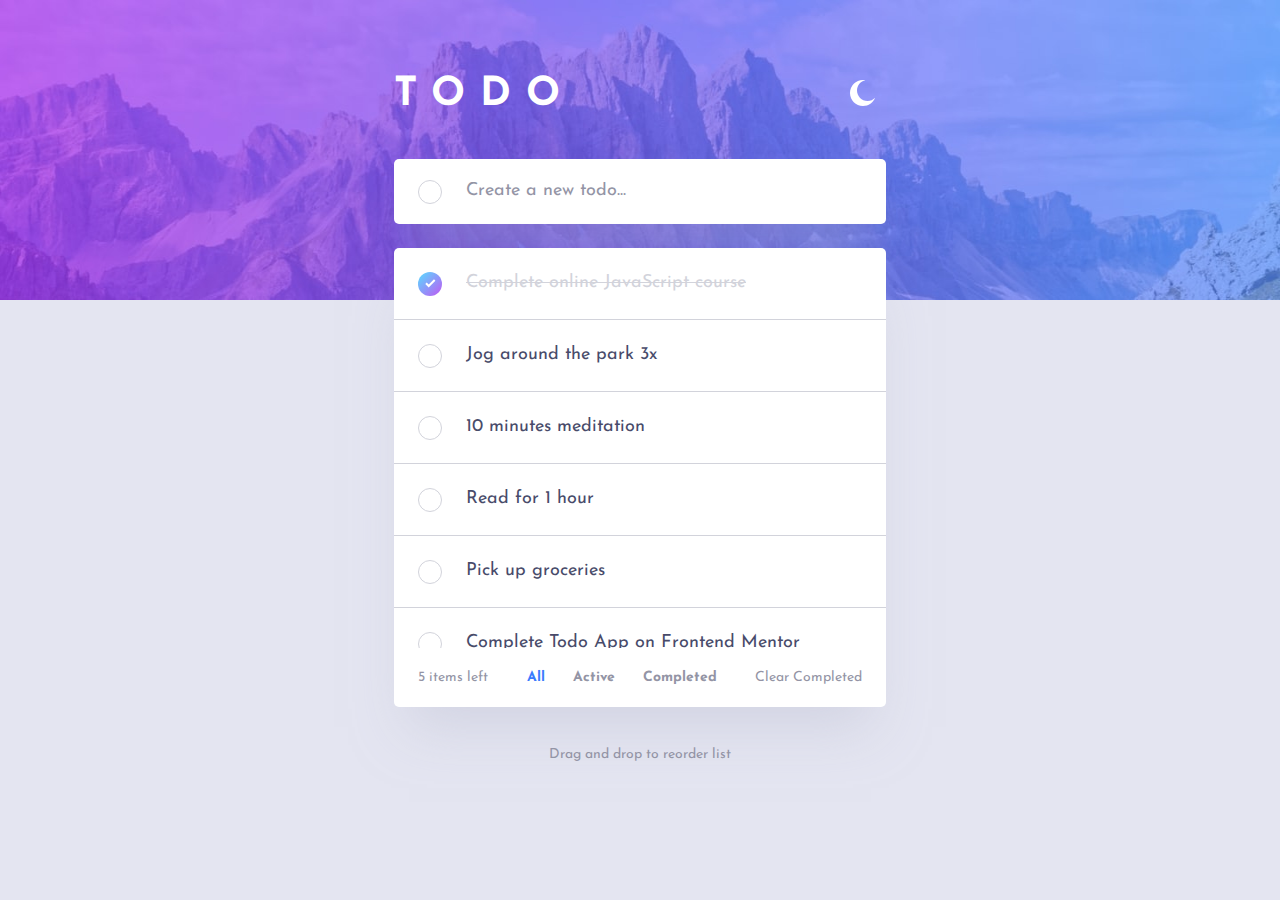
<file: index.html>
<!DOCTYPE html>
<html lang="en">
<head>
    <meta charset="UTF-8">
    <meta name="viewport" content="width=device-width, initial-scale=1.0">
    <title>Todo App</title>
    <link rel="stylesheet" href="style.css">
    <link rel="preconnect" href="https://fonts.googleapis.com">
    <link rel="preconnect" href="https://fonts.gstatic.com" crossorigin>
    <link href="https://fonts.googleapis.com/css2?family=Josefin+Sans:wght@400;700&display=swap" rel="stylesheet">
</head>
<body>
    <div class="container">
        <header class="header">
            <div class="header-content">
                <h1>TODO</h1>
                <button class="theme-toggle" id="themeToggle">
                    <img src="./images/icon-moon.svg" alt="Toggle theme" class="theme-icon">
                </button>
            </div>
        </header>

        <main class="main-content">
            <div class="todo-input-container">
                <div class="input-wrapper">
                    <div class="check-circle" id="addTodoCircle">
                        <div class="circle"></div>
                    </div>
                    <input 
                        type="text" 
                        class="todo-input" 
                        id="todoInput" 
                        placeholder="Create a new todo..."
                    >
                </div>
            </div>

            <div class="todo-list-container">
                <div class="todo-list" id="todoList">
                    <!-- Todos will appear here -->
                </div>

                <div class="todo-footer" id="todoFooter">
                    <div class="items-left" id="itemsLeft">5 items left</div>
                    <div class="filters" id="filters">
                        <button class="filter-btn active" data-filter="all">All</button>
                        <button class="filter-btn" data-filter="active">Active</button>
                        <button class="filter-btn" data-filter="completed">Completed</button>
                    </div>
                    <button class="clear-btn" id="clearCompleted">Clear Completed</button>
                </div>
            </div>

            <div class="drag-info">
                Drag and drop to reorder list
            </div>

            <div class="filters-mobile" id="filtersMobile">
                <button class="filter-btn active" data-filter="all">All</button>
                <button class="filter-btn" data-filter="active">Active</button>
                <button class="filter-btn" data-filter="completed">Completed</button>
            </div>
        </main>
    </div>

    <script src="script.js"></script>
</body>
</html>
</file>
<file: style.css>
:root {
    /* Light Theme */
    --bg-color: hsl(236, 33%, 92%);
    --list-bg: hsl(0, 0%, 100%);
    --text-color: hsl(235, 19%, 35%);
    --text-secondary: hsl(236, 9%, 61%);
    --text-disabled: hsl(233, 11%, 84%);
    --border-color: hsl(233, 11%, 84%);
    --shadow-color: rgba(194, 195, 214, 0.5);
    --primary-color: hsl(220, 98%, 61%);
    --gradient: linear-gradient(135deg, hsl(192, 100%, 67%), hsl(280, 87%, 65%));
}

.dark-theme {
    /* Dark Theme */
    --bg-color: hsl(235, 21%, 11%);
    --list-bg: hsl(235, 24%, 19%);
    --text-color: hsl(234, 39%, 85%);
    --text-secondary: hsl(234, 11%, 52%);
    --text-disabled: hsl(233, 14%, 35%);
    --border-color: hsl(237, 14%, 26%);
    --shadow-color: rgba(0, 0, 0, 0.5);
    --primary-color: hsl(220, 98%, 61%);
    --gradient: linear-gradient(135deg, hsl(192, 100%, 67%), hsl(280, 87%, 65%));
}

* {
    margin: 0;
    padding: 0;
    box-sizing: border-box;
}

body {
    font-family: 'Josefin Sans', sans-serif;
    font-size: 18px;
    background-color: var(--bg-color);
    color: var(--text-color);
    min-height: 100vh;
    transition: background-color 0.3s, color 0.3s;
    background-image: url('./images/bg-desktop-light.jpg');
    background-repeat: no-repeat;
    background-size: 100% 300px;
    background-position: top center;
}

.dark-theme {
    background-image: url('./images/bg-desktop-dark.jpg');
}

.container {
    max-width: 540px;
    margin: 0 auto;
    padding: 70px 24px 50px;
}

.header {
    margin-bottom: 40px;
}

.header-content {
    display: flex;
    justify-content: space-between;
    align-items: center;
}

.header h1 {
    font-size: 2.5rem;
    font-weight: 700;
    letter-spacing: 15px;
    color: white;
}

.theme-toggle {
    background: none;
    border: none;
    cursor: pointer;
    padding: 10px;
    border-radius: 50%;
    transition: transform 0.3s;
}

.theme-toggle:hover {
    transform: scale(1.1);
}

.theme-icon {
    width: 26px;
    height: 26px;
}

.todo-input-container {
    background-color: var(--list-bg);
    border-radius: 5px;
    margin-bottom: 24px;
    box-shadow: 0 35px 50px -15px var(--shadow-color);
}

.input-wrapper {
    display: flex;
    align-items: center;
    padding: 20px 24px;
}

.check-circle {
    margin-right: 24px;
    flex-shrink: 0;
}

.circle {
    width: 24px;
    height: 24px;
    border-radius: 50%;
    border: 1px solid var(--border-color);
    cursor: pointer;
    transition: border-color 0.3s;
}

.circle:hover {
    border-color: var(--primary-color);
}

.todo-input {
    flex: 1;
    border: none;
    background: transparent;
    color: var(--text-color);
    font-family: 'Josefin Sans', sans-serif;
    font-size: 18px;
    line-height: 1.4;
    outline: none;
}

.todo-input::placeholder {
    color: var(--text-secondary);
}

.todo-list-container {
    background-color: var(--list-bg);
    border-radius: 5px;
    overflow: hidden;
    box-shadow: 0 35px 50px -15px var(--shadow-color);
    margin-bottom: 40px;
}

.todo-list {
    max-height: 400px;
    overflow-y: auto;
}

.todo-item {
    display: flex;
    align-items: center;
    padding: 20px 24px;
    border-bottom: 1px solid var(--border-color);
    transition: background-color 0.3s;
    cursor: move;
}

.todo-item:hover {
    background-color: rgba(0, 0, 0, 0.05);
}

.dark-theme .todo-item:hover {
    background-color: rgba(255, 255, 255, 0.05);
}

.todo-item .circle {
    display: flex;
    align-items: center;
    justify-content: center;
}

.todo-item .circle.completed {
    background: var(--gradient);
    border: none;
}

.todo-item .circle.completed::after {
    content: '';
    width: 11px;
    height: 9px;
    background-image: url("data:image/svg+xml,%3Csvg xmlns='http://www.w3.org/2000/svg' width='11' height='9'%3E%3Cpath fill='none' stroke='%23FFF' stroke-width='2' d='M1 4.304L3.696 7l6-6'/%3E%3C/svg%3E");
    background-repeat: no-repeat;
    background-position: center;
}

.todo-text {
    flex: 1;
    color: var(--text-color);
    font-size: 18px;
    line-height: 1.4;
    cursor: pointer;
    transition: color 0.3s;
}

.todo-item.completed .todo-text {
    color: var(--text-disabled);
    text-decoration: line-through;
}

.delete-btn {
    background: none;
    border: none;
    cursor: pointer;
    padding: 5px;
    opacity: 0;
    transition: opacity 0.3s;
}

.delete-btn img {
    width: 18px;
    height: 18px;
}

.todo-item:hover .delete-btn {
    opacity: 1;
}

.todo-footer {
    display: flex;
    justify-content: space-between;
    align-items: center;
    padding: 20px 24px;
    color: var(--text-secondary);
    font-size: 14px;
}

.items-left {
    font-weight: 400;
}

.filters {
    display: flex;
    gap: 18px;
}

.filter-btn {
    background: none;
    border: none;
    color: var(--text-secondary);
    font-family: 'Josefin Sans', sans-serif;
    font-size: 14px;
    font-weight: 700;
    cursor: pointer;
    padding: 2px 5px;
    border-radius: 3px;
    transition: color 0.3s;
}

.filter-btn:hover {
    color: var(--text-color);
}

.filter-btn.active {
    color: var(--primary-color);
}

.clear-btn {
    background: none;
    border: none;
    color: var(--text-secondary);
    font-family: 'Josefin Sans', sans-serif;
    font-size: 14px;
    cursor: pointer;
    transition: color 0.3s;
}

.clear-btn:hover {
    color: var(--text-color);
}

.drag-info {
    text-align: center;
    color: var(--text-secondary);
    font-size: 14px;
    margin-top: 40px;
}

.filters-mobile {
    display: none;
    justify-content: center;
    gap: 18px;
    background-color: var(--list-bg);
    padding: 15px;
    border-radius: 5px;
    margin-top: 16px;
    box-shadow: 0 35px 50px -15px var(--shadow-color);
}

.empty-state {
    text-align: center;
    padding: 40px 24px;
    color: var(--text-secondary);
    font-size: 16px;
}

.dragging {
    opacity: 0.5;
}

/* Responsive Design */
@media (max-width: 768px) {
    body {
        background-image: url('./images/bg-mobile-light.jpg');
        background-size: 100% 200px;
    }
    
    .dark-theme {
        background-image: url('./images/bg-mobile-dark.jpg');
    }
    
    .container {
        padding: 48px 24px 30px;
    }
    
    .header h1 {
        font-size: 1.75rem;
        letter-spacing: 12px;
    }
    
    .todo-footer .filters {
        display: none;
    }
    
    .filters-mobile {
        display: flex;
    }
    
    .todo-item,
    .input-wrapper,
    .todo-footer {
        padding: 16px 20px;
    }
    
    .todo-text,
    .todo-input {
        font-size: 16px;
    }
    
    .drag-info {
        margin-top: 30px;
        font-size: 12px;
    }
}

/* Scrollbar */
.todo-list::-webkit-scrollbar {
    width: 8px;
}

.todo-list::-webkit-scrollbar-track {
    background: var(--border-color);
}

.todo-list::-webkit-scrollbar-thumb {
    background: var(--text-secondary);
    border-radius: 4px;
}

.todo-list::-webkit-scrollbar-thumb:hover {
    background: var(--primary-color);
}
</file>
